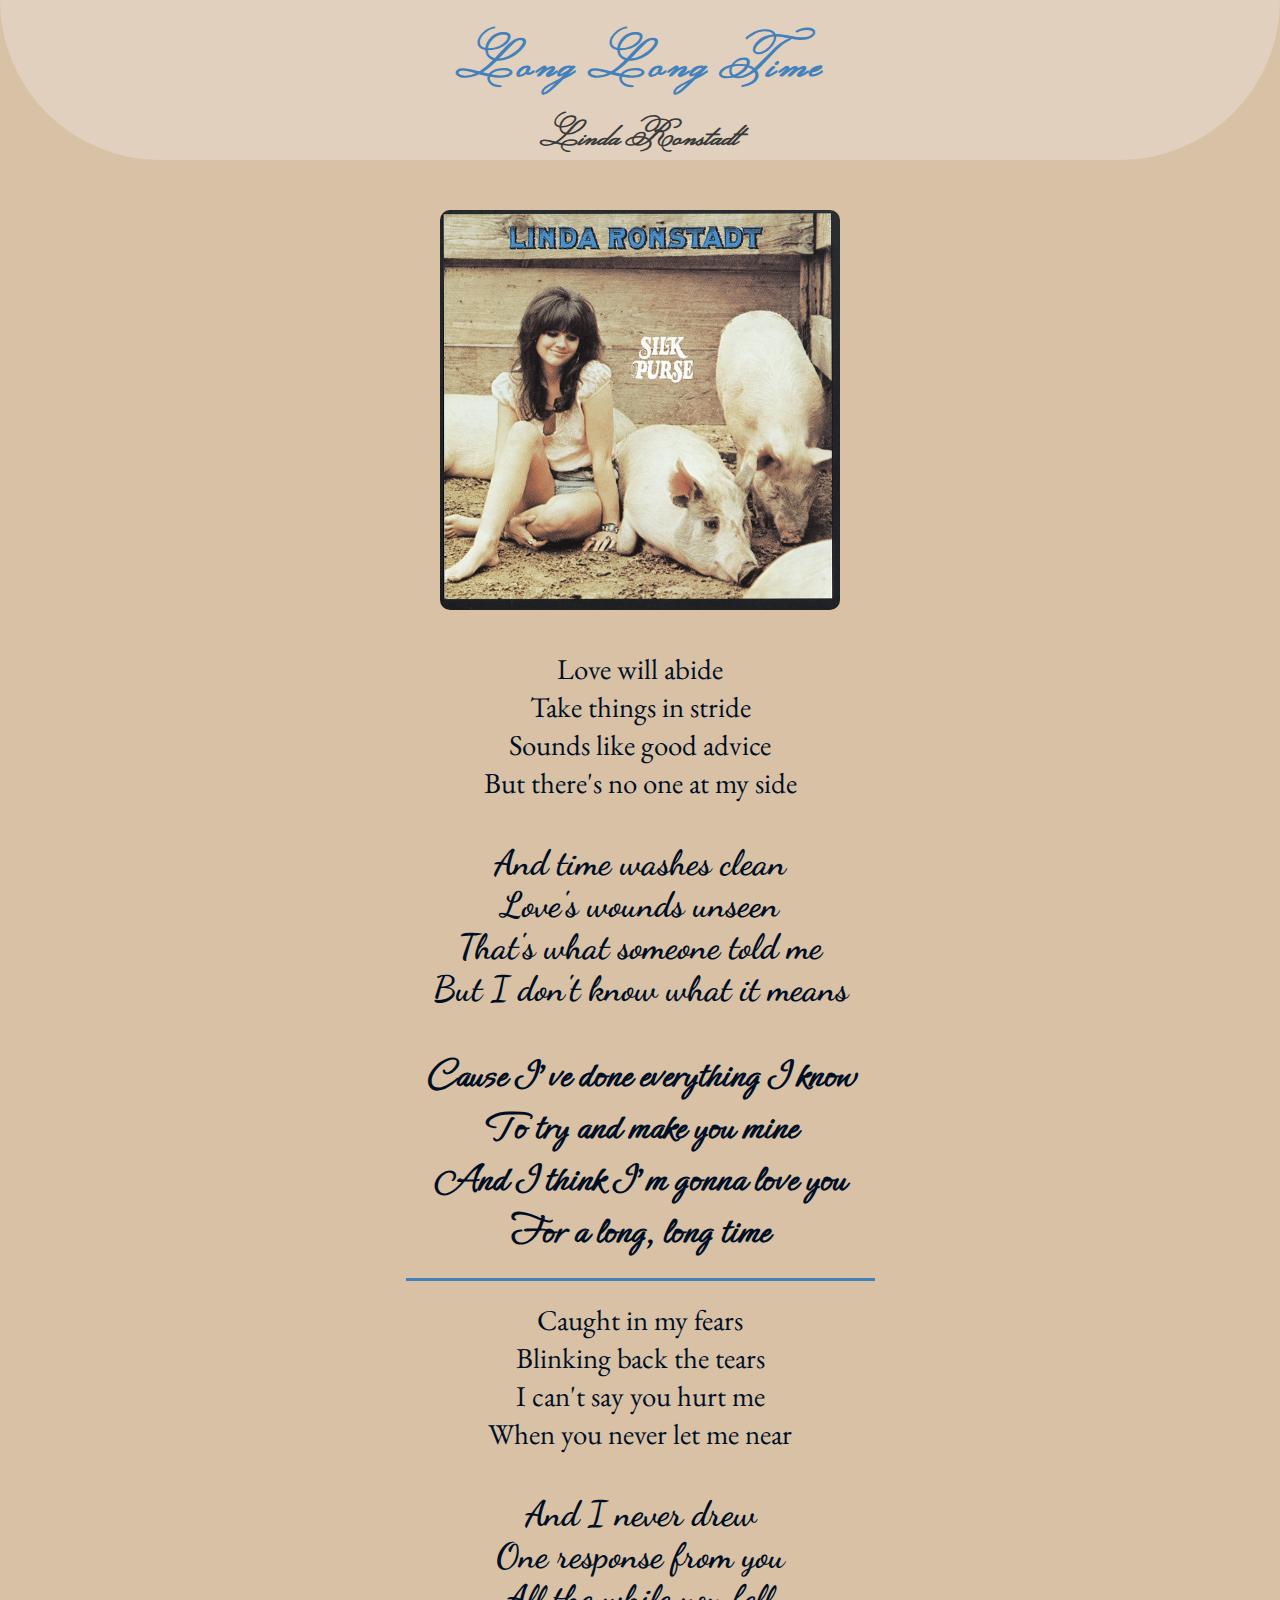
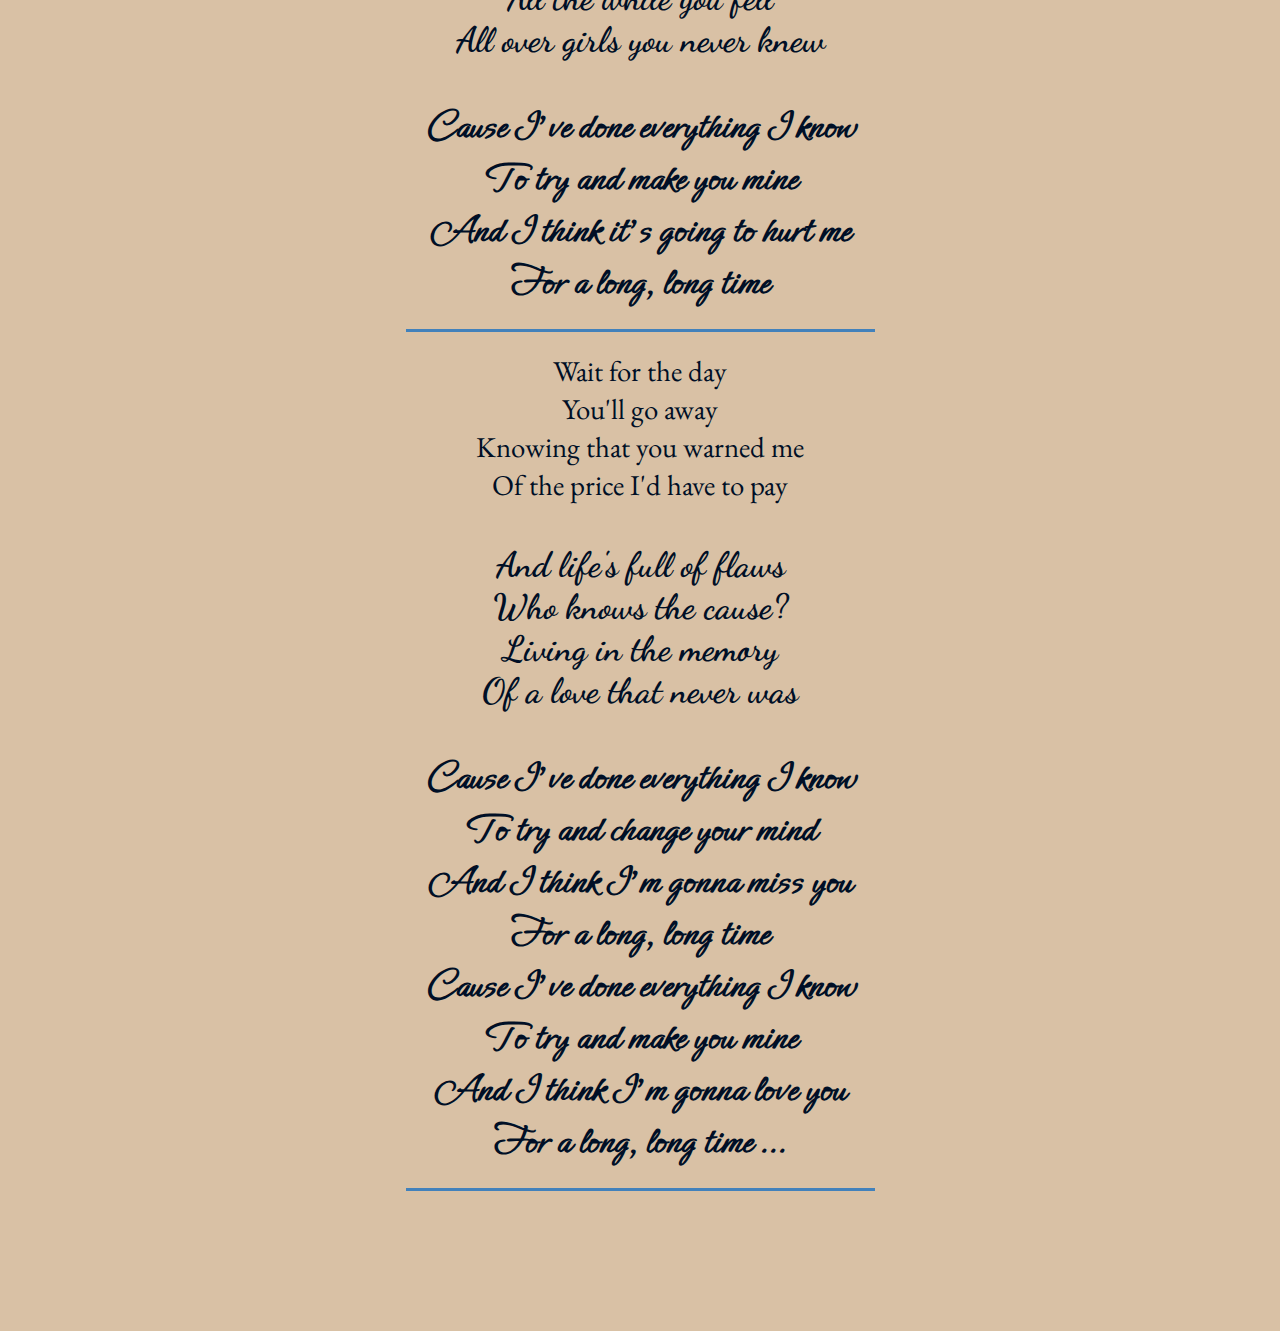
<file: Assignment-2/index.html>
<!doctype html>
<html lang="en">
<head>
    <meta charset="UTF-8">
    <meta name="viewport"
          content="width=device-width, user-scalable=no, initial-scale=1.0, maximum-scale=1.0, minimum-scale=1.0">
    <meta http-equiv="X-UA-Compatible" content="ie=edge">
    <meta name="description" content="Long Long Time lyrics by linda Ronstadt">
    <meta name="robots" content="noindex, nofollow">
    <link rel="stylesheet" href="./css/main.css">
    <title>Long Long Time - linda Ronstadt</title>
</head>
<body>
<!-- using header for the song title and singer's name -->
    <header>
        <h1>Long Long Time</h1>
        <h2>Linda Ronstadt</h2>
    </header>
    <main>
<!-- using divs for the song lyrics (since we are not using any headings) with different parts of the lyrics with different classes -->
        <div class="cover">
            <img src="./images/cover.jfif" alt="song cover">
        </div>
        <div class="verse">
            <p>Love will abide</p>
            <p>Take things in stride</p>
            <p>Sounds like good advice</p>
            <p>But there's no one at my side</p>
        </div>
        <div class="pre_chorus">
            <p>And time washes clean</p>
            <p>Love's wounds unseen</p>
            <p>That's what someone told me</p>
            <p>But I don't know what it means</p>
        </div>
        <div class="chorus">
            <p>Cause I've done everything I know</p>
            <p>To try and make you mine</p>
            <p>And I think I'm gonna love you</p>
            <p>For a long, long time</p>
        </div>
        <div class="verse">
            <p>Caught in my fears</p>
            <p>Blinking back the tears</p>
            <p>I can't say you hurt me</p>
            <p>When you never let me near</p>
        </div>
        <div class="pre_chorus">
            <p>And I never drew</p>
            <p>One response from you</p>
            <p>All the while you fell</p>
            <p>All over girls you never knew</p>
        </div>
        <div class="chorus">
            <p>Cause I've done everything I know</p>
            <p>To try and make you mine</p>
            <p>And I think it's going to hurt me</p>
            <p>For a long, long time</p>
        </div>
        <div class="verse">
            <p>Wait for the day</p>
            <p>You'll go away</p>
            <p>Knowing that you warned me</p>
            <p>Of the price I'd have to pay</p>
        </div>
        <div class="pre_chorus">
            <p>And life's full of flaws</p>
            <p>Who knows the cause?</p>
            <p>Living in the memory</p>
            <p>Of a love that never was</p>
        </div>
        <div class="chorus">
            <p>Cause I've done everything I know</p>
            <p>To try and change your mind</p>
            <p>And I think I'm gonna miss you</p>
            <p>For a long, long time</p>
            <p>Cause I've done everything I know</p>
            <p>To try and make you mine</p>
            <p>And I think I'm gonna love you</p>
            <p>For a long, long time ...</p>
        </div>
    </main>
<!-- using footer for the spotify embeded iframe -->
    <footer>
        <iframe src="https://open.spotify.com/embed/track/1khA4hwhZD4HMecyE1e9U1?utm_source=generator&theme=0" frameborder="0" allowfullscreen="" allow="autoplay; clipboard-write; encrypted-media; fullscreen; picture-in-picture" loading="lazy"></iframe>
    </footer>
</body>
</html>
</file>
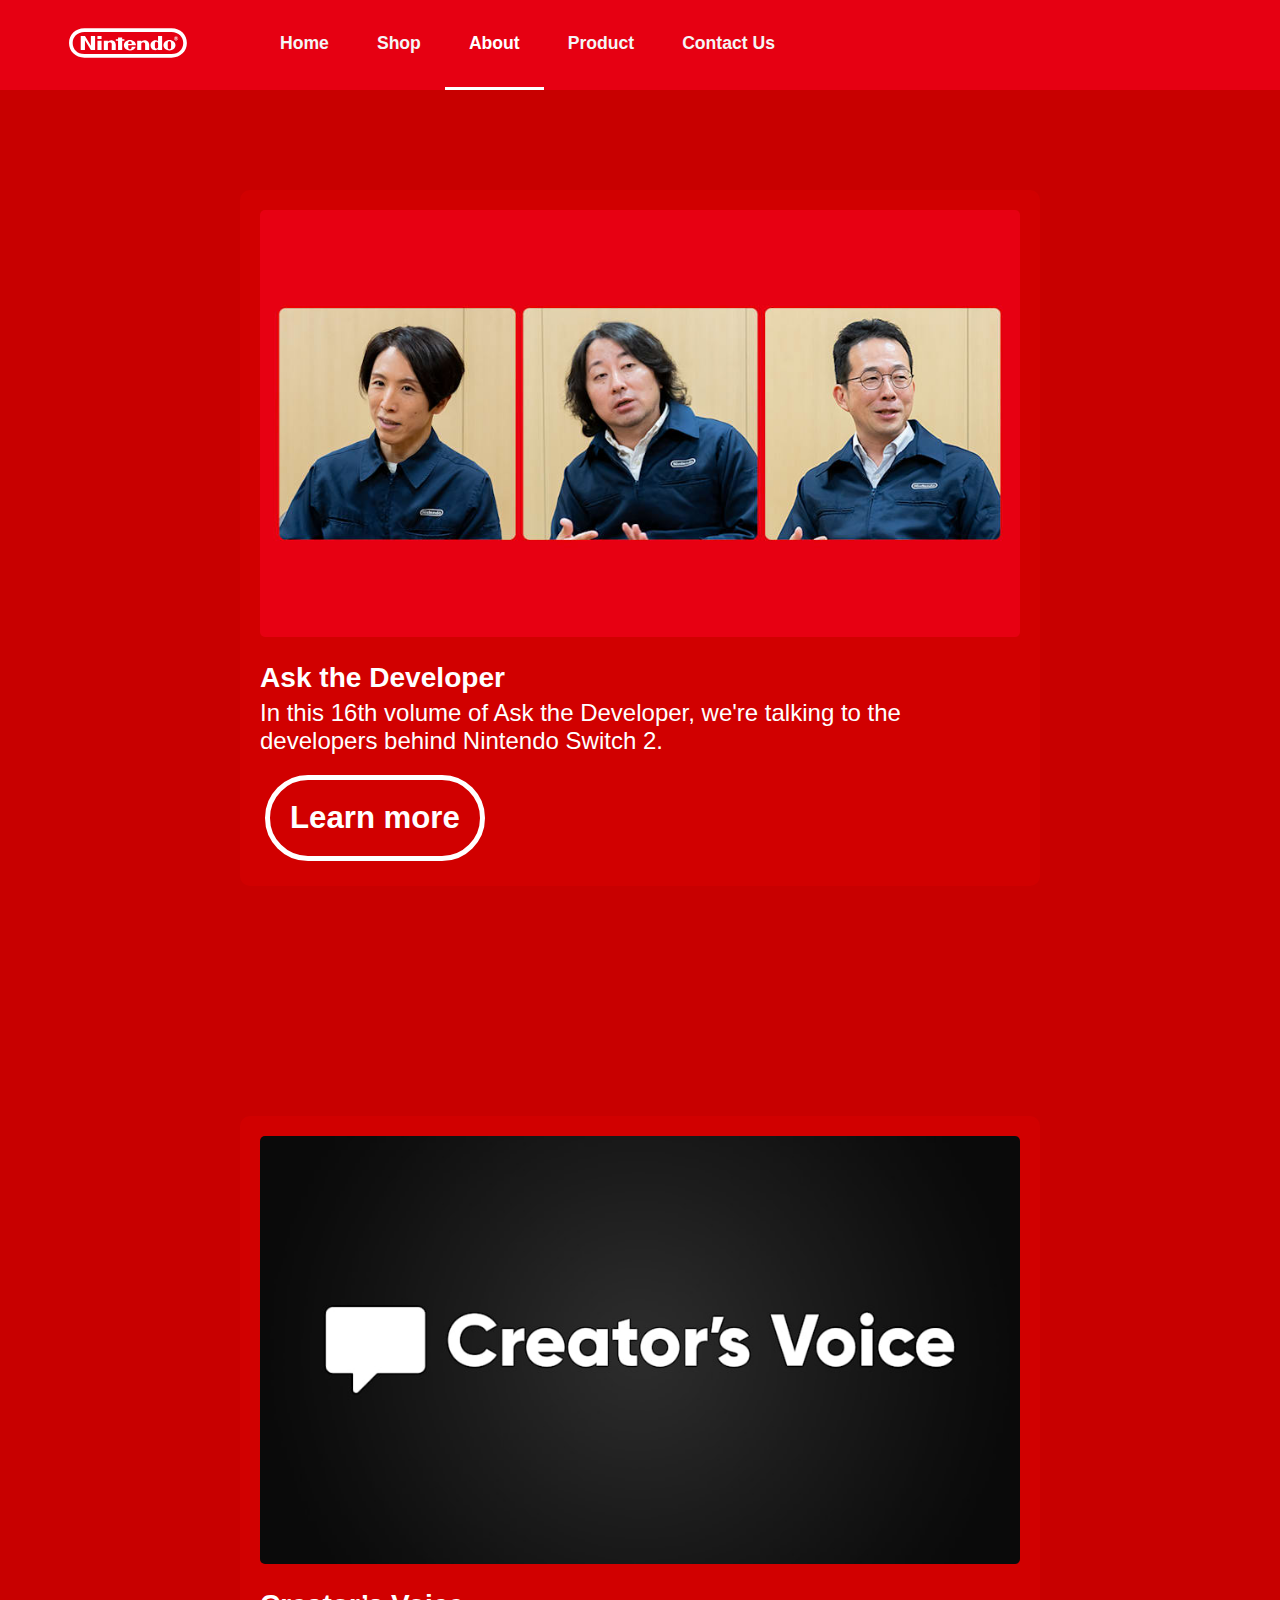
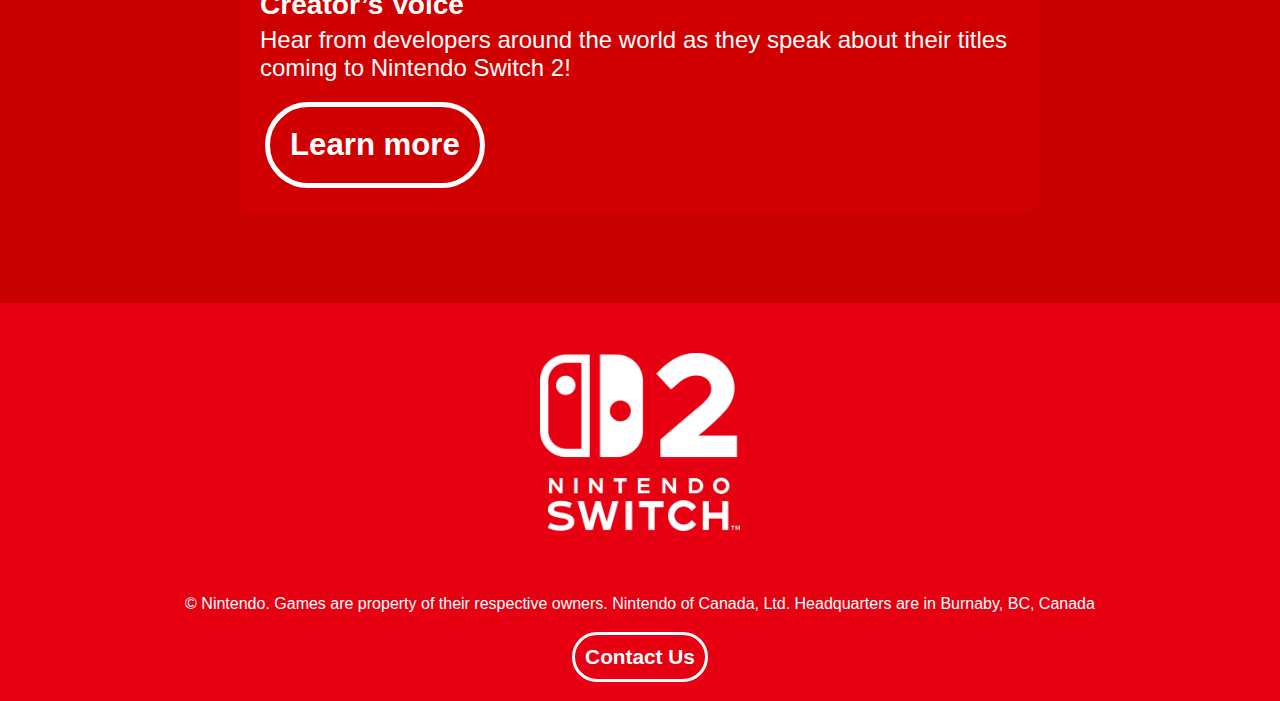
<file: Final-Project/about.html>
<!DOCTYPE html>
<html lang="en">
  <head>
    <meta charset="UTF-8">
    <meta name="viewport"
          content="width=device-width, user-scalable=no, initial-scale=1.0, maximum-scale=1.0, minimum-scale=1.0">
    <meta http-equiv="X-UA-Compatible" content="ie=edge">
    <meta name="description" content="Read all about us in the about page. Find out everything you need to know about Nintendo’s newest gaming system here.">
    <meta name="robots" content="noindex, nofollow">
    <link rel="stylesheet" href="./css/main.css">
    <link rel="stylesheet" href="./css/about.css">
    <title>About</title>
  </head>
  <body>
  <header id="header"></header>
  <main>
    <div class="dev-voice-section">
      <div class="info-card">
        <img src="./images/10013.jpeg" alt="Ask the Developer" />
        <h3>Ask the Developer</h3>
        <p>
          In this 16th volume of Ask the Developer, we're talking to the developers behind Nintendo Switch 2.
        </p>
        <button>Learn more</button>
      </div>
      <div class="info-card">
        <img src="./images/10014.jpeg" alt="Creator's Voice" />
        <h3>Creator’s Voice</h3>
        <p>
          Hear from developers around the world as they speak about their titles coming to Nintendo Switch 2!
        </p>
        <button>Learn more</button>
      </div>
    </div>
    <img src="./images/10015.png" alt="Switch 2">
  </main>
  <footer id="footer"></footer>
  <script src="./js/header_footer.js"></script>
  </body>
</html>
</file>
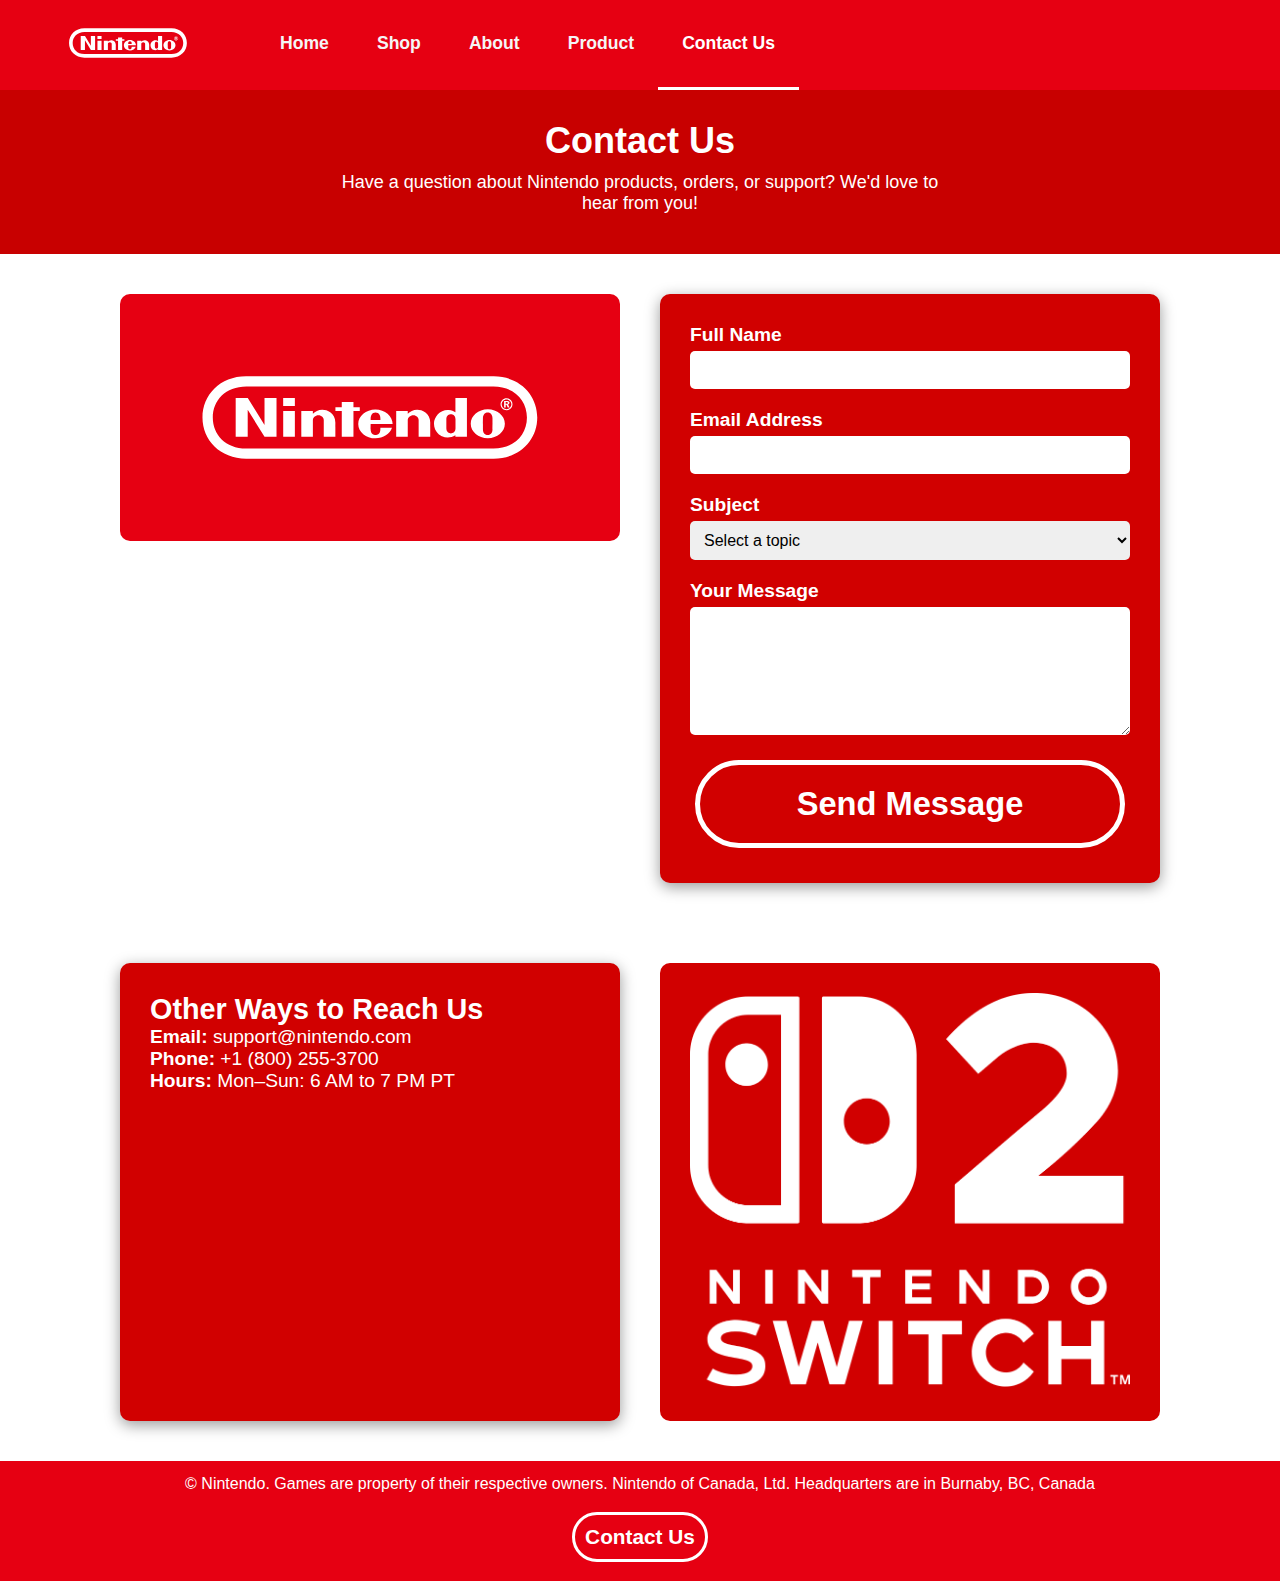
<file: Final-Project/contact.html>
<!DOCTYPE html>
<html lang="en">
<head>
    <meta charset="UTF-8">
    <meta name="viewport"
          content="width=device-width, user-scalable=no, initial-scale=1.0, maximum-scale=1.0, minimum-scale=1.0">
    <meta http-equiv="X-UA-Compatible" content="ie=edge">
    <meta name="description" content="Have a question about Nintendo products, orders, or support? We'd love to hear from you!">
    <meta name="robots" content="noindex, nofollow">
    <link rel="stylesheet" href="./css/main.css">
    <link rel="stylesheet" href="./css/contact.css">
    <title>Contact</title>
</head>
<body>
    <header id="header"></header>
    <main>
        <div class="contact-header">
            <h1>Contact Us</h1>
            <p>Have a question about Nintendo products, orders, or support? We'd love to hear from you!</p>
        </div>

        <div class="contact-container">
            <div class="contact-image">
                <img src="./images/Logo.svg" alt="Nintendo Office" />
            </div>
            <div class="contact-form">
                <form action="#" method="POST">
                    <label for="name">Full Name</label>
                    <input type="text" id="name" name="name" required />

                    <label for="email">Email Address</label>
                    <input type="email" id="email" name="email" required />

                    <label for="subject">Subject</label>
                    <select id="subject" name="subject" required>
                        <option value="">Select a topic</option>
                        <option value="order">Order Inquiry</option>
                        <option value="technical">Technical Support</option>
                        <option value="feedback">General Feedback</option>
                        <option value="other">Other</option>
                    </select>

                    <label for="message">Your Message</label>
                    <textarea id="message" name="message" rows="6" required></textarea>

                    <button type="submit">Send Message</button>
                </form>
            </div>
        </div>

        <div class="contact-container">
            <div class="contact-form">
                <h2>Other Ways to Reach Us</h2>
                <p><strong>Email:</strong> support@nintendo.com</p>
                <p><strong>Phone:</strong> +1 (800) 255-3700</p>
                <p><strong>Hours:</strong> Mon–Sun: 6 AM to 7 PM PT</p>
            </div>
            <div class="contact-image">
                <img src="./images/10015.png" alt="Customer Support" />
            </div>
        </div>
    </main>
    <footer id="footer"></footer>
    <script src="./js/header_footer.js"></script>
</body>
</html>
</file>
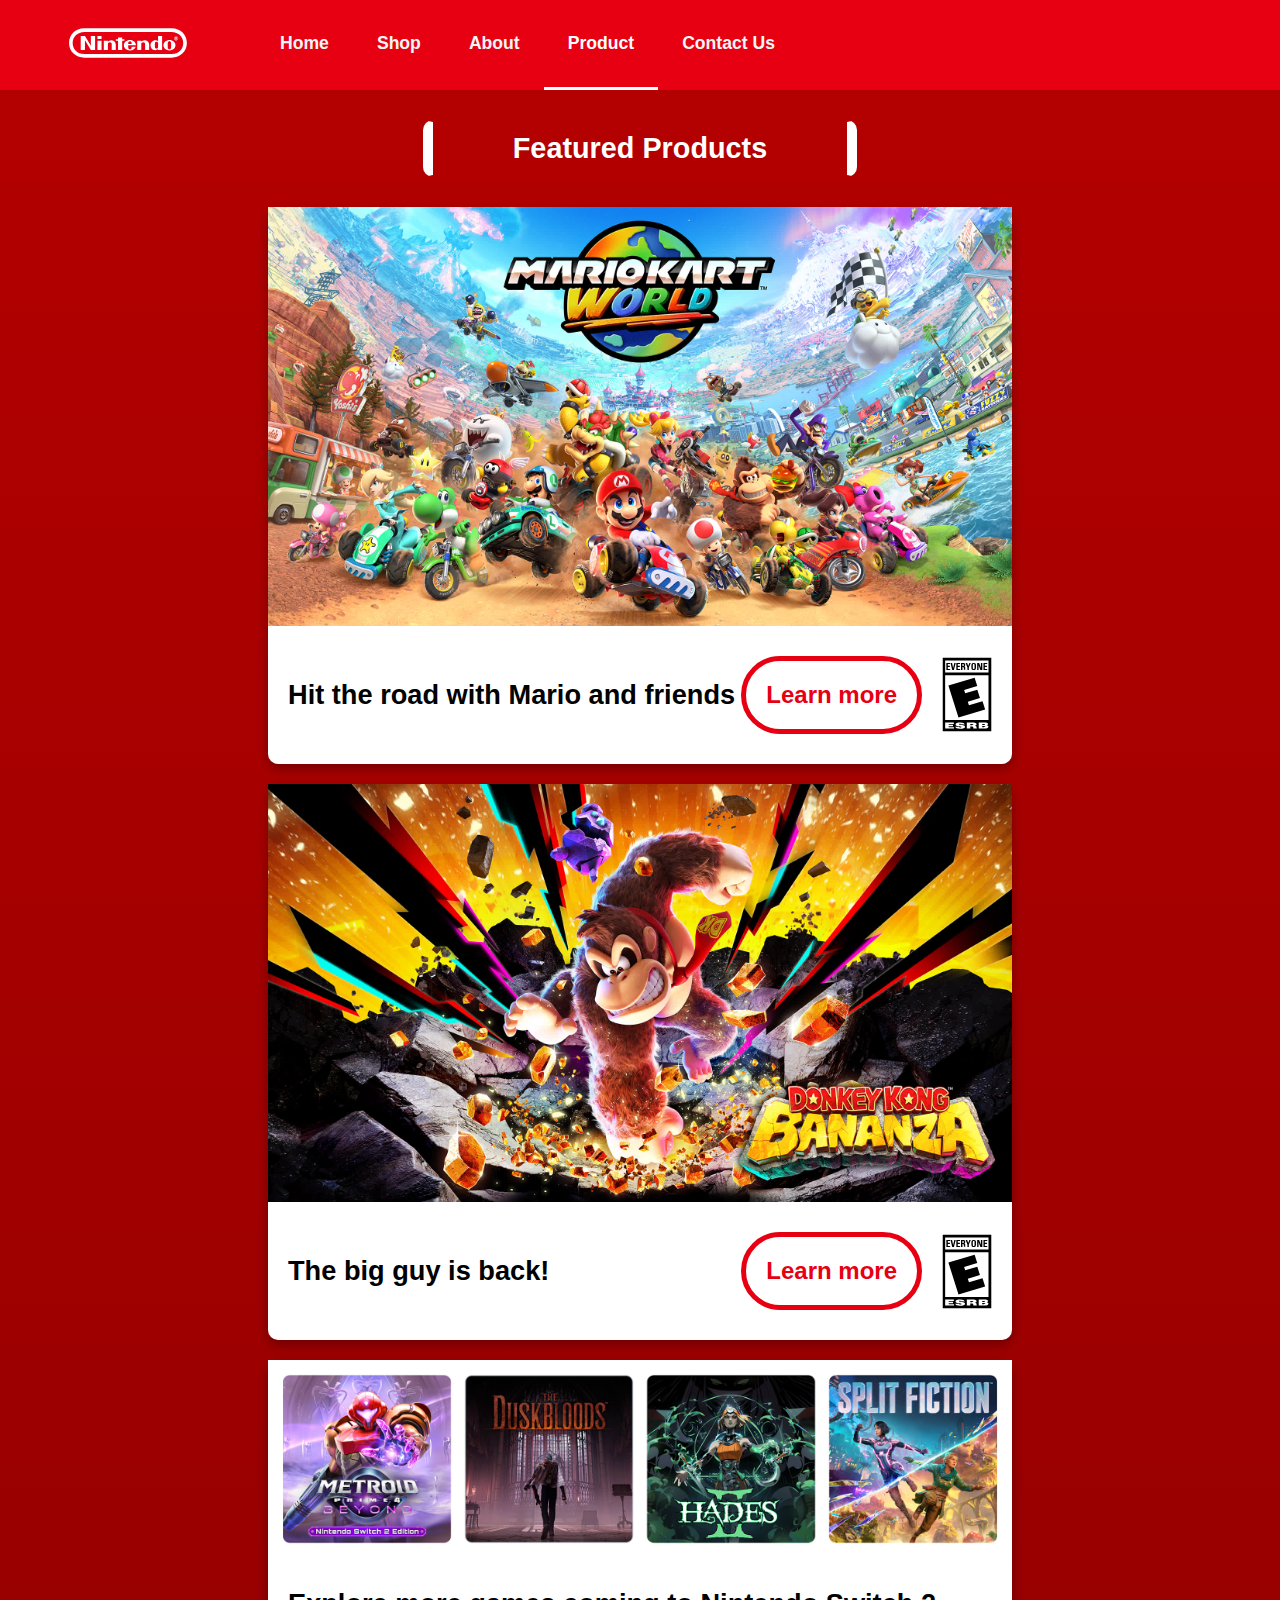
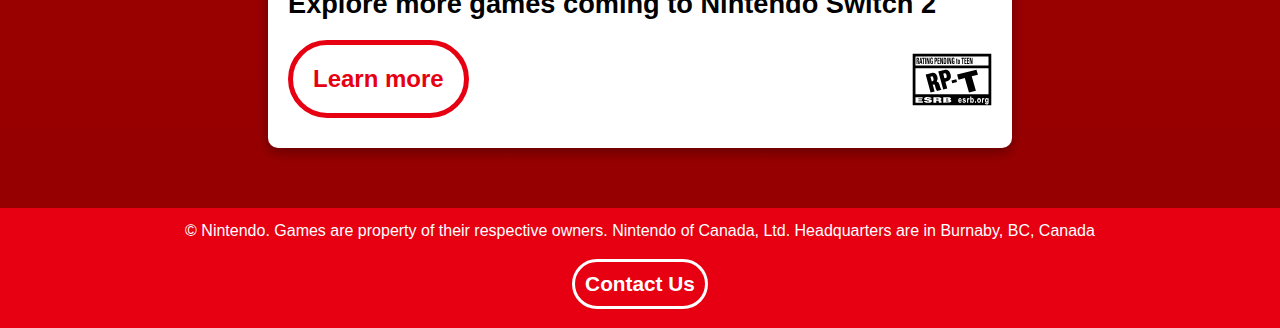
<file: Final-Project/product.html>
<!DOCTYPE html>
<html lang="en">
<head>
    <meta charset="UTF-8">
    <meta name="viewport"
          content="width=device-width, user-scalable=no, initial-scale=1.0, maximum-scale=1.0, minimum-scale=1.0">
    <meta http-equiv="X-UA-Compatible" content="ie=edge">
    <meta name="description" content="Purchase your games like never before in Nintendo product page. Find out everything you need to know about Nintendo’s newest gaming system here.">
    <meta name="robots" content="noindex, nofollow">
    <link rel="stylesheet" href="./css/main.css">
    <link rel="stylesheet" href="./css/product.css">
    <title>Product</title>
</head>
<body>
<header id="header"></header>
<main>
    <section class="featured-games">
        <h2>Featured Products</h2>

        <div class="game-card">
            <img src="./images/10003.jpeg" alt="Mario Kart World">
            <div class="info">
                <p>Hit the road with Mario and friends</p>
                <button>Learn more</button>
                <img class="rating" src="./images/10006.svg" alt="Everyone rating">
            </div>
        </div>

        <div class="game-card">
            <img src="./images/10004.jpeg" alt="Donkey Kong Bananza">
            <div class="info">
                <p>The big guy is back!</p>
                <button>Learn more</button>
                <img class="rating" src="./images/10006.svg" alt="Everyone 10+ rating">
            </div>
        </div>

        <div class="game-card">
            <img src="./images/10005.jpeg" alt="Metroid Duskbloods Hades Split Fiction">
            <div class="info">
                <p>Explore more games coming to Nintendo Switch 2</p>
                <button>Learn more</button>
                <img class="rating r-rate" src="./images/10007.svg" alt="RP Rating Pending">
            </div>
        </div>
    </section>

</main>
<footer id="footer"></footer>
<script src="./js/header_footer.js"></script>
</body>
</html>
</file>
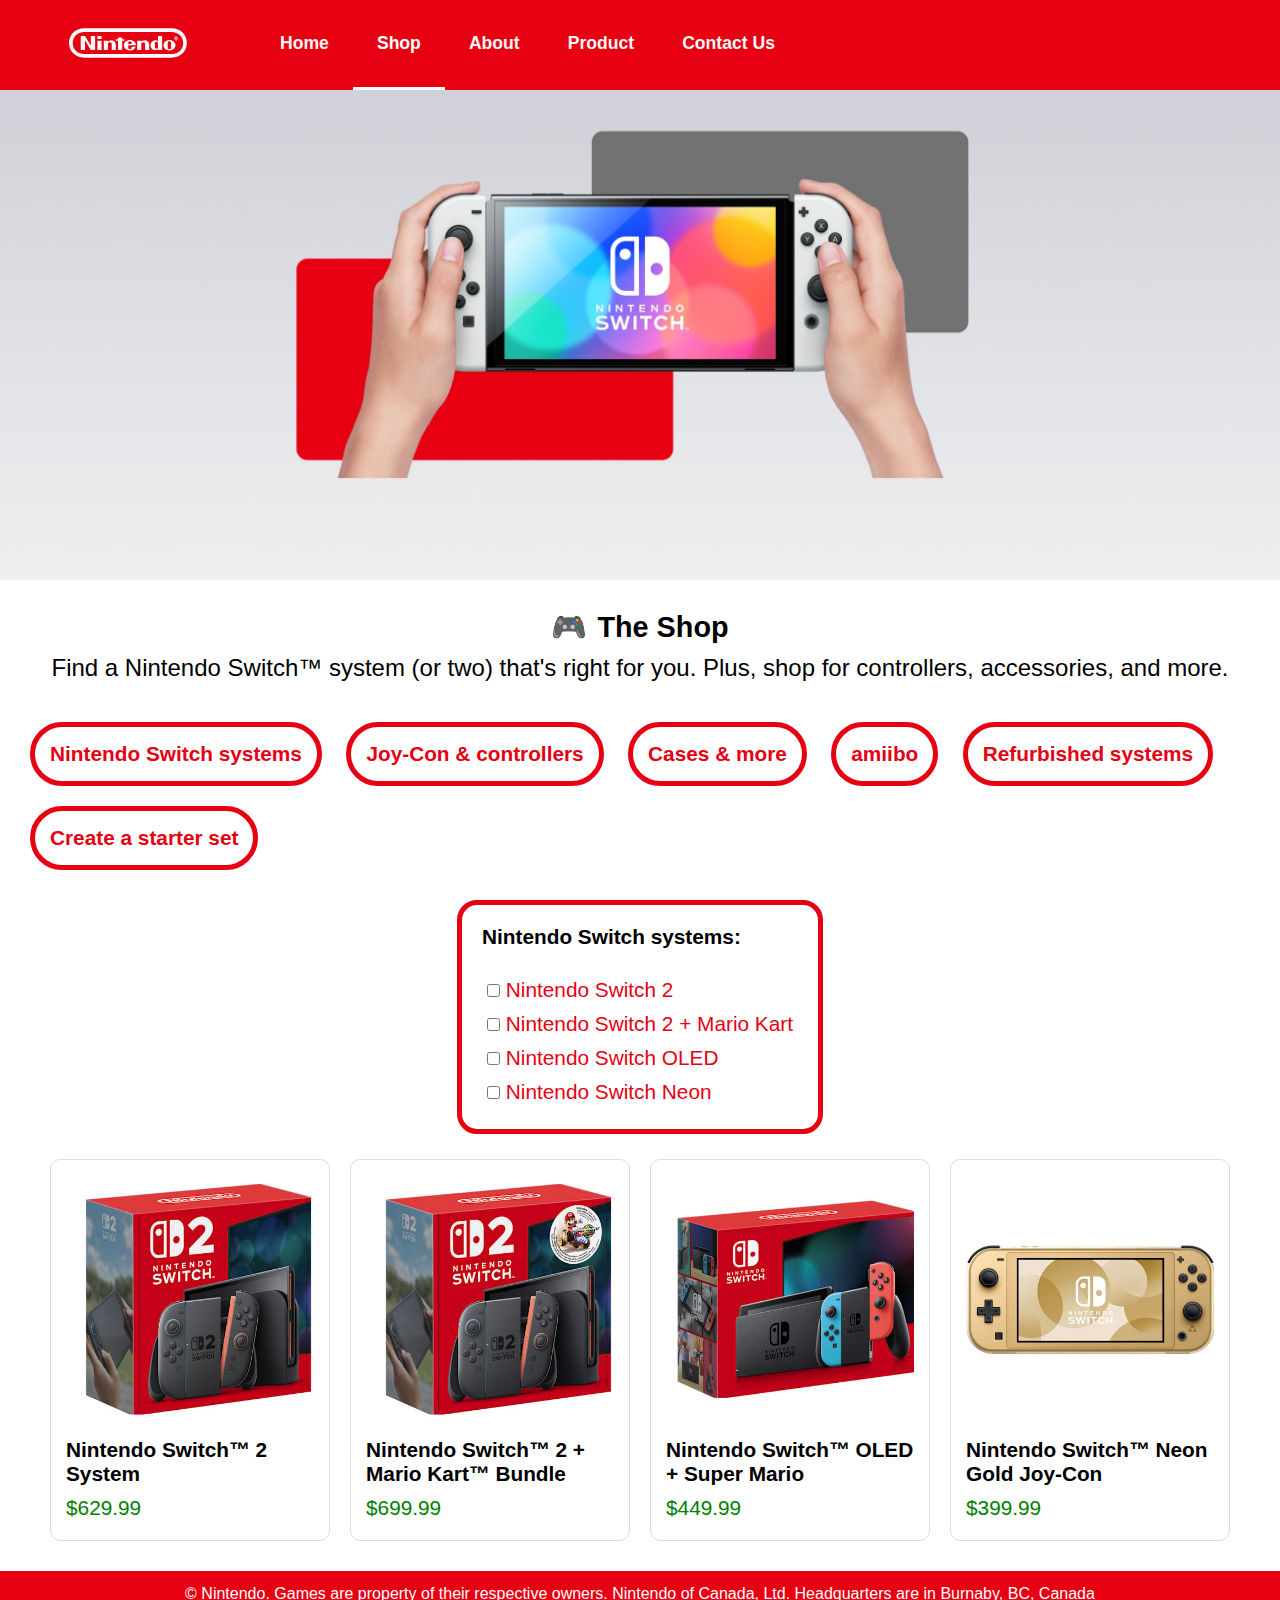
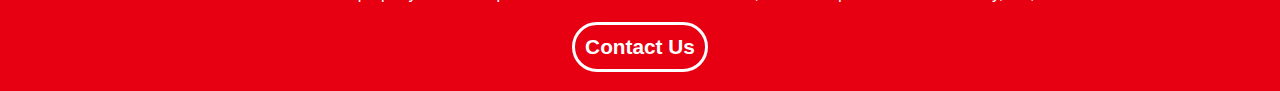
<file: Final-Project/shop.html>
<!DOCTYPE html>
<html lang="en">
<head>
  <meta charset="UTF-8">
  <meta name="viewport"
        content="width=device-width, user-scalable=no, initial-scale=1.0, maximum-scale=1.0, minimum-scale=1.0">
  <meta http-equiv="X-UA-Compatible" content="ie=edge">
  <meta name="description" content="The shop page to explore all the nintendo fantastic options. Find out everything you need to know about Nintendo’s newest gaming system here.">
  <meta name="robots" content="noindex, nofollow">
  <link rel="stylesheet" href="./css/main.css">
  <link rel="stylesheet" href="./css/shop.css">
  <title>Shop</title>
</head>
<body>
<header id="header"></header>
<main>
  <div class="main-banner">
  </div>

  <div class="hardware-section">
    <div class="section-title">
      <span>🎮</span> The Shop
    </div>
    <p>Find a Nintendo Switch™ system (or two) that's right for you. Plus, shop for controllers, accessories, and more.</p>

    <div class="tag-buttons">
      <button>Nintendo Switch systems</button>
      <button>Joy-Con & controllers</button>
      <button>Cases & more</button>
      <button>amiibo</button>
      <button>Refurbished systems</button>
      <button>Create a starter set</button>
    </div>

    <div class="filters">
      <strong>Nintendo Switch systems:</strong><br>
      <label><input type="checkbox" class="filter-checkbox" data-filter="Switch2"> Nintendo Switch 2</label>
      <label><input type="checkbox" class="filter-checkbox" data-filter="Mario"> Nintendo Switch 2 + Mario Kart</label>
      <label><input type="checkbox" class="filter-checkbox" data-filter="OLED"> Nintendo Switch OLED</label>
      <label><input type="checkbox" class="filter-checkbox" data-filter="Neon"> Nintendo Switch Neon</label>
    </div>

    <div class="product-grid">
      <div class="product-card Switch2">
        <img src="./images/10009.jpeg" alt="Nintendo Switch 2">
        <div class="product-name">Nintendo Switch™ 2 System</div>
        <div class="product-price">$629.99</div>
      </div>
      <div class="product-card Mario">
        <img src="./images/10010.jpeg" alt="Mario Kart Bundle">
        <div class="product-name">Nintendo Switch™ 2 + Mario Kart™ Bundle</div>
        <div class="product-price">$699.99</div>
      </div>
      <div class="product-card OLED">
        <img src="./images/10011.jpeg" alt="OLED Super Mario">
        <div class="product-name">Nintendo Switch™ OLED + Super Mario</div>
        <div class="product-price">$449.99</div>
      </div>
      <div class="product-card Neon">
        <img src="./images/10012.jpeg" alt="Neon Gold">
        <div class="product-name">Nintendo Switch™ Neon Gold Joy-Con</div>
        <div class="product-price">$399.99</div>
      </div>
    </div>
  </div>
</main>
<footer id="footer"></footer>
<script src="./js/header_footer.js"></script>
<script src="./js/shop.js"></script>
</body>
</html>
</file>
<file: Final-Project/css/main.css>
/*general css for all the elements*/
* {
    box-sizing: border-box;
    margin: 0;
    padding: 0;
    transition: all 0.3s ease;
    font-family: Calibri, sans-serif;
}
body,html{
    scroll-behavior: smooth;
}
.button{
    background-color: transparent;
    color: #FFFFFF;
    border: #FFFFFF 5px solid;
    padding: 20px;
    border-radius: 50px;
    text-decoration: none;
    font-weight: bold;
    font-kerning: normal;
    text-align: center;
    cursor: pointer;
    font-size: 1.7em;
    margin: 5px;
    &:hover{
        background-color: #E60012;
        color: #FFFFFF;
        transition: all 0.3s ease;
        letter-spacing: 3px;
    }
}
/*header css*/
header {
    position: fixed;
    top: 0;
    left: 0;
    Width: 100%;
    display: flex;
    justify-content: flex-start;
    height: 90px;
    background-color: #E60012;
    Z-index: 100;

    > .logo {
        display: flex;
        align-items: center;
        justify-content: center;
        width: 20%;

        > a {
            > img {
                max-width: 12em;
                min-width: 6em;
                padding: 0 .5em;
            }
        }
    }

    > nav {

        > ul.menu {
            display: flex;
            align-items: center;
            height: 100%;

            > li {
                display: flex;
                align-items: center;
                list-style: none;
                flex: auto;
                text-align: center;
                height: inherit;
                .active{
                    color: #FFFFFF;
                    border-bottom-color: #FFFFFF;
                }
                > a {
                    text-decoration: none;
                    display: flex;
                    align-items: center;
                    justify-content: center;
                    color: whitesmoke;
                    font-weight: bold;
                    height: inherit;
                    padding: 0 1.5rem;
                    font-size: 1.1em;
                    border-bottom: 3px solid transparent;

                    &:hover {
                        color: #FFFFFF;
                        border-bottom-color: #FFFFFF;
                    }
                }
            }
        }
    }
}
main{
    h1,h2,h3,h4,h5,h6{
        /*we use !important to override all other css for that line */
        font-family: Roboto, sans-serif;!important;
        font-kerning: normal;
    }

    /*css for all the sections with parallax background*/
    section{
        font-family: Arial, sans-serif;
    }
   > section.parallax {
        background-image: none;
        min-height: 100vh;
        background-attachment: fixed;
        background-position: center;
        background-repeat: no-repeat;
        background-size: cover;
        color: whitesmoke;
       >video{
           position: fixed;
           right: 0;
           top: 0;
           min-width: 100%;
           min-height: 100%;
           z-index: -1;
       }
       >h1{
           font-size: 2.5rem;
           text-align: center;

       }
    }
    .parallax:nth-of-type(1){
        >h1{
            position: absolute;
            top: 55%;
            left: 50%;
            transform: translate(-50%, -50%);

            &:before{
                content: '';
                position: absolute;
                top: 70%;
                left: 47.5%;
                width: 20px;
                height: 20px;
                border-left: #FFFFFF 5px solid;
                border-bottom: #FFFFFF 5px solid;
                background-color: transparent;
                transform: rotate(-45deg);
                opacity: 0;
                transition: all 0.3s ease;
            }
            &:hover&:before{
                top: 100%;
                opacity: 1;

            }
        }
    }
    .release-section {
        background-color: #1e1e1e;
        color: #FFFFFF;
        padding: 40px 20px;
        text-align: center;
        font-family: Arial, sans-serif;

        h2 {
            font-size: 2em;
            margin-bottom: 20px;
        }

        .buttons {
            margin-bottom: 40px;
        }

        .product-grid {
            display: flex;
            flex-wrap: wrap;
            justify-content: center;
            gap: 40px;

            .product-card {
                background: transparent;
                padding: 20px;
                border-radius: 12px;
                max-width: 850px;
                text-align: left;

                img {
                    width: 100%;
                    border-radius: 10px;
                    margin-bottom: 15px;
                    cursor: pointer;
                    &:hover {
                        transform: scale(1.05);
                        transition: all .8s ease;
                    }
                }

                h3 {
                    font-size: 1.8em;
                    margin-bottom: 10px;
                    color: #FFFFFF;
                }

                .note {
                    font-size: 1.2em;
                    color: #e8e8e8;
                }
            }
        }
    }
    .trailer-section {
        background-color: #b50000;
        padding: 40px 20px;
        text-align: center;

        h2 {
            color: white;
            font-size: 2.2em;
            margin-bottom: 30px;
        }

        .video-container {
            max-width: 1380px;
            margin: 0 auto;

            iframe {
                border: none;
                width: 100%;
                height: 800px;
                border-radius: 10px;
                box-shadow: 0 8px 16px rgba(0, 0, 0, 0.6);
            }
        }
    }
}
footer {
    height: 120px;
    background-color: #E60012;
    color: #FFFFFF;
    display: flex;
    justify-content: space-evenly;
    align-items: center;
    flex-flow: column wrap;
    text-align: center;
    > p {
        margin: 0 20px;
    }
    > a {
        background-color: transparent;
        color: #FFFFFF;
        border: #FFFFFF 3px solid;
        padding: 10px;
        border-radius: 50px;
        text-decoration: none;
        font-weight: bold;
        font-kerning: normal;
        text-align: center;
        cursor: pointer;
        font-size: 1.3em;
        margin: 5px;
        &:hover{
            background-color: #FFFFFF;
            color: #E60012;
            transition: all 0.3s ease;
            letter-spacing: 3px;
        }
    }
}
/*media queries for responsive header*/
@media all and (max-width: 768px){
    header {
        position: relative;
        flex-flow: column nowrap;
        justify-content: center;
        align-items: center;
        padding: 10px;
        height: unset;
        >nav{
            width: 100%;
            ul.menu{
                flex-flow: column nowrap;
                >li{
                    width: 100%;
                    >a{
                        padding: 0.8rem 0;
                        width: 100%;
                        &:hover{
                            letter-spacing: 5px;
                        }
                    }
                }
            }
        }
    }
    main{
        .parallax:nth-of-type(1){
            >h1{
                position: absolute;
                top: 75%;
                left: 50%;
                transform: translate(-50%, -50%);
            }
        }
    }
}
</file>
<file: Final-Project/css/about.css>
main{
    background: #E60012;
    display: flex;
    flex-direction: column;
    align-items: center;
    justify-content: center;
    >img{
        width: 200px;
        height: auto;
        margin: 50px;
    }
    .dev-voice-section {
        display: flex;
        justify-content: center;
        align-items: center;
        flex-direction: row;
        flex-wrap: wrap;
        gap: 30px;
        background-color: #c80000;
        padding: 40px 0;
        width: 100%;

        .info-card {
            background-color: #d10000;
            color: white;
            padding: 20px;
            margin: 150px 0 50px 0;
            border-radius: 10px;
            min-width: 500px;
            max-width: 800px;
            display: flex;
            flex-direction: column;
            align-items: flex-start;
            font-size: 1.5em;
            cursor: pointer;
            &:hover {
                box-shadow: #FFFFFF 5px 10px 20px;
                transform: translate(0, -6px);
            }

            img {
                width: 100%;
                border-radius: 5px;
                margin-bottom: 15px;
            }

            h3 {
                margin: 10px 0 5px;
            }

            p {
                margin-bottom: 15px;
            }

            button {
                background-color: transparent;
                color: #FFFFFF;
                border: #FFFFFF 5px solid;
                padding: 20px;
                border-radius: 50px;
                text-decoration: none;
                font-weight: bold;
                font-kerning: normal;
                text-align: center;
                cursor: pointer;
                font-size: 1.3em;
                margin: 5px;
                &:hover{
                    background-color: #E60012;
                    color: #E60012;
                    transition: all 0.3s ease;
                    letter-spacing: 3px;
                }

                &:hover {
                    background-color: #eee;
                }
            }
        }
    }

}
</file>
<file: Final-Project/css/contact.css>
.contact-header {
    color: #FFFFFF;
    background-color: #c80000;
    padding: 120px 0 40px 0;

    text-align: center;

    h1 {
        font-size: 36px;
        margin-bottom: 10px;
    }

    p {
        font-size: 18px;
        margin: 0 auto;
        max-width: 600px;
    }
}

.contact-container {
    color: #FFFFFF;
    display: flex;
    flex-wrap: wrap;
    justify-content: center;
    padding: 40px 20px;
    gap: 40px;

    .contact-image {
        flex: 1 1 300px;
        max-width: 500px;

        img {
            width: 100%;
            border-radius: 10px;
        }
        &:last-child {
            background: #d10000;
            overflow: hidden;
            border-radius: 10px;
            img{
                padding: 30px;
            }
        }
    }

    .contact-form {
        flex: 1 1 300px;
        max-width: 500px;
        background-color: #d10000;
        padding: 30px;
        border-radius: 10px;
        box-shadow: 0 4px 15px rgba(0,0,0,0.4);
        font-size: 1.2em;

        form {
            display: flex;
            flex-direction: column;

            label {
                margin-bottom: 5px;
                font-weight: bold;
            }

            input,
            textarea,
            select {
                padding: 10px;
                margin-bottom: 20px;
                border-radius: 5px;
                border: none;
                font-size: 16px;
                &:focus {
                    outline: none;
                    box-shadow: 1px 1px 5px #FFFFFF;
                }
            }

            button {
                background-color: transparent;
                color: #FFFFFF;
                border: #FFFFFF 5px solid;
                padding: 20px;
                border-radius: 50px;
                text-decoration: none;
                font-weight: bold;
                font-kerning: normal;
                text-align: center;
                cursor: pointer;
                font-size: 1.7em;
                margin: 5px;
                &:hover{
                    background-color: #FFFFFF;
                    color: #E60012;
                    transition: all 0.3s ease;
                    letter-spacing: 3px;
                }
            }
        }
    }
}
</file>
<file: Final-Project/css/product.css>
section.featured-games {
    background: linear-gradient(to bottom, #b50000, #960000);
    padding: 40px 20px;
    text-align: center;
    font-family: Arial, sans-serif;

    h2 {
        color: white;
        font-size: 1.8em;
        margin: 80px auto 30px;
        border: transparent solid 2px;
        padding: 10px 0;
        border-radius: 10px;
        border-left: #FFFFFF solid 10px;
        border-right: #FFFFFF solid 10px;
        max-width: 35%;
    }

    .game-card {
        background: white;
        border-radius: 10px;
        margin: 20px auto;
        max-width: 60%;
        text-align: left;
        box-shadow: 0 5px 12px rgba(0, 0, 0, 0.3);

        .info {
            padding: 20px;
            display: flex;
            align-items: center;
            justify-content: space-between;
            flex-wrap: wrap;

            p {
                margin: 10px 0;
                font-size: 1.7em;
                font-weight: 600;
                flex-grow: 1;
            }

            button {
                background-color: transparent;
                color: #E60012;
                border: 5px solid #E60012;
                padding: 20px;
                border-radius: 50px;
                margin: 10px 20px 10px 0;
                cursor: pointer;
                font-size: 1.5em;
                font-weight: bold;

                &:hover {
                    background-color: #E60012;
                    color: #FFFFFF;
                    letter-spacing: 3px;
                }
            }

            .rating {
                width: 50px;
            }
            .r-rate {
                width: 80px;
            }
        }

        img {
            width: 100%;
            display: block;
            cursor: pointer;
        }

    }
}
</file>
<file: Final-Project/css/shop.css>
.hidden {
    display: none;
}
.main-banner {
    background: url('../images/10008.jpeg') no-repeat center /cover;
    height: 580px;
    display: flex;
    justify-content: center;
    align-items: center;

    img {
        max-height: 100%;
    }
}

.hardware-section {
    padding: 30px;
    display: flex;
    flex-direction: column;
    align-items: center;
    justify-content: center;

    .section-title {
        display: flex;
        align-items: center;
        gap: 10px;
        font-size: 1.8em;
        font-weight: bold;
    }

    p {
        margin: 10px 0;
        font-size: 1.5em;
    }

    .tag-buttons {
        margin: 20px 0;

        button {
            background-color: transparent;
            color: #E60012;
            border: 5px solid #E60012;
            padding: 15px;
            border-radius: 50px;
            margin: 10px 20px 10px 0;
            cursor: pointer;
            font-size: 1.3em;
            font-weight: bold;

            &:hover {
                background-color: #E60012;
                color: #FFFFFF;
                letter-spacing: 3px;
            }
        }
    }

    .filters {
        margin-bottom: 25px;
        font-size: 1.3em;
        display: flex;
        flex-direction: column;
        align-items: flex-start;
        justify-content: center;
        border: #E60012 solid 5px;
        padding: 20px;
        border-radius: 20px;
        label {
            color: #E60012;
            display: block;
            margin: 5px;
            cursor: pointer;
        }
    }

    .product-grid {
        display: flex;
        gap: 20px;
        flex-wrap: wrap;
        font-size: 1.3em;
        justify-content: center;

        .product-card {
            border: 1px solid #ddd;
            border-radius: 10px;
            padding: 15px;
            width: 280px;
            overflow: hidden;
            cursor: pointer;

            &:hover {
                box-shadow: 0 5px 12px #E60012;
                transform: translate(0, -6px);
            }
            &:hover > img {
                transform: scale(1.1);
                transition: transform 1.3s ease;
            }

            img {
                width: 100%;
                height: auto;
                border-radius: 10px;
            }

            .product-name {
                font-weight: bold;
                margin: 10px 0;
            }

            .product-price {
                color: green;
                margin: 5px 0;
            }

        }
    }
}
</file>
<file: Assignment-2/css/main.css>
/*manual reset*/
*{
    margin: 0;
    padding: 0;
    box-sizing: border-box;
    transition: all .8s ease;
}
/*4 different fonts for each part of the song*/
@font-face {
    font-family: 'MonsieurLaDoulaise';
    src: url('../fonts/MonsieurLaDoulaise-Regular.ttf');
}
@font-face {
    font-family: 'EBGaramond';
    src: url('../fonts/EBGaramond-VariableFont_wght.ttf');
}
@font-face {
    font-family: 'DancingScript';
    src: url('../fonts/DancingScript-VariableFont_wght.ttf');
}
@font-face {
    font-family: 'Ephesis';
    src: url('../fonts/Ephesis-Regular.ttf');
}
h1, h2, h3, h4, h5, h6{
    font-family: 'MonsieurLaDoulaise', sans-serif;
    color: #3a3a3a;
}
body{
    background-color: #d9c1a5;
    >header{
        width: 100%;
        text-align: center;
        border-radius: 0 0 800px 800px;
        background-color: rgba(244, 244, 244, 0.3);
        /*hover animation for each line*/
        :hover{
            color: #4281bb;
            cursor: pointer;
            letter-spacing: 3px;
        }
        >h1{
            font-size: 3em;
            padding-top: 25px;
        }
        >h2{
            font-size: 2em;
            padding-top: 10px;
        }
    }
    >main{
        display: flex;
        justify-content: center;
        align-items: center;
        flex-direction: column;
        padding-bottom: 140px;
        padding-top: 30px;

        >div{
            padding: 20px;
            display: flex;
            flex-direction: column;
            text-align: center;
            color: #000f26;
            /*hover animation for each line*/
            :hover{
                color: #4281bb;
                cursor: pointer;
                letter-spacing: 3px;
            }
            >img{
                width: 400px;
                border-radius: 10px;
            }
        }
        /*assigning different fonts to divs with classes*/
        >.verse{
            font-family: 'EBGaramond', serif;
            font-size: 1.8em;
            padding: 20px;
            text-align: center;
        }
        >.pre_chorus{
            font-family: 'DancingScript', cursive;
            font-size: 2.2em;
            font-weight: 800;
            padding: 20px;
            text-align: center;
        }
        >.chorus{
            font-family: 'Ephesis', serif;
            font-size: 2.5em;
            font-weight: 600;
            padding: 20px;
            text-align: center;
            border-bottom: 3px solid #4281bb;
        }
    }
    /*using position: fixed for the embedded spotify player so it always stays at the bottom of the page */
    >footer{
        width: 100%;
        position: fixed;
        bottom: -5px;
        >iframe{
            width: 100%;
            height: 152px;
            frameborder: 0;
        }
    }
}
</file>
